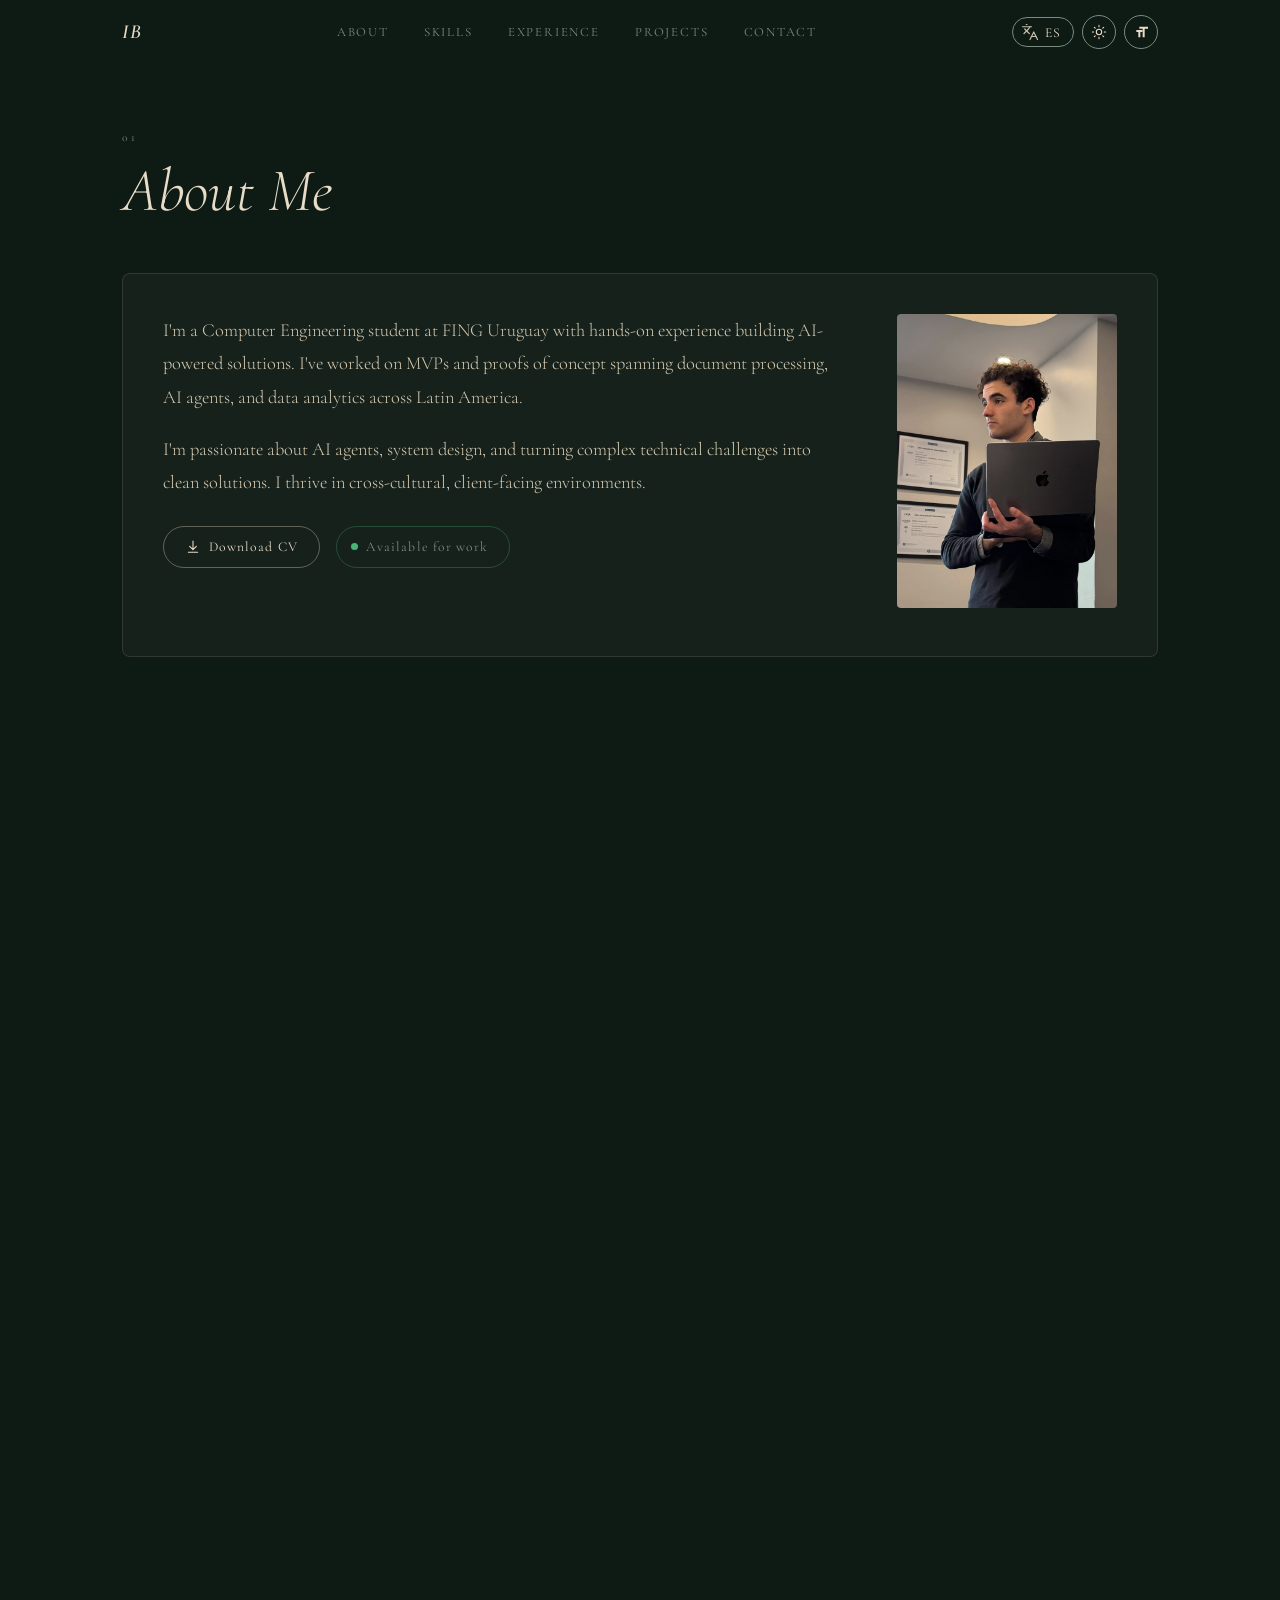
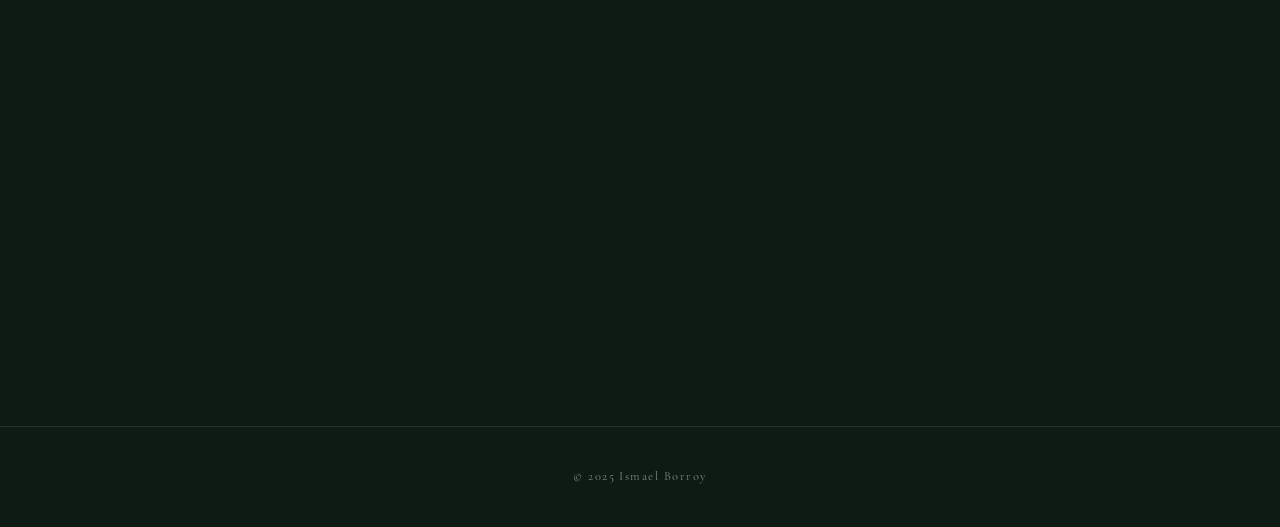
<file: pages/information.html>
<!DOCTYPE html>
<html lang="en">
  <head>
    <meta charset="UTF-8" />
    <meta name="viewport" content="width=device-width, initial-scale=1.0" />
    <title>Ismael Borroy — Portfolio</title>
    <link rel="icon" href="../assets/favicon.svg" type="image/svg+xml" />

    <!-- ── SEO ──────────────────────────────────────────────── -->
    <meta name="description" content="Ismael Borroy — AI Engineer and Computer Engineering student. Projects, skills and experience." />
    <link rel="canonical" href="https://ismaelborroy.github.io/my-portfolio/pages/information.html" />

    <!-- ── Open Graph (WhatsApp, Facebook, Slack…) ──────────── -->
    <meta property="og:type"        content="website" />
    <meta property="og:url"         content="https://ismaelborroy.github.io/my-portfolio/pages/information.html" />
    <meta property="og:title"       content="Ismael Borroy — Portfolio" />
    <meta property="og:description" content="AI Engineer and Computer Engineering student. Projects, skills and experience." />
    <meta property="og:image"       content="https://ismaelborroy.github.io/my-portfolio/assets/images/og-image.png" />
    <meta property="og:image:width"  content="1200" />
    <meta property="og:image:height" content="630" />
    <meta property="og:locale"      content="en_US" />

    <!-- ── Twitter / X card ─────────────────────────────────── -->
    <meta name="twitter:card"        content="summary_large_image" />
    <meta name="twitter:title"       content="Ismael Borroy — Portfolio" />
    <meta name="twitter:description" content="AI Engineer and Computer Engineering student. Projects, skills and experience." />
    <meta name="twitter:image"       content="https://ismaelborroy.github.io/my-portfolio/assets/images/og-image.png" />

    <link rel="stylesheet" href="../styles/global.css" />
    <link rel="stylesheet" href="../styles/index.css" />
  </head>
  <body class="is-loading">

    <!-- Scroll progress bar -->
    <div id="scroll-progress" aria-hidden="true"></div>

    <!-- ── Navigation ───────────────────────────────────────── -->
    <header class="nav" id="nav">
      <div class="nav__inner container">
        <a class="nav__logo" href="../index.html">IB</a>
        <nav class="nav__links" aria-label="Main navigation">
          <a href="#about"      data-i18n="nav_about">About</a>
          <a href="#skills"     data-i18n="nav_skills">Skills</a>
          <a href="#experience" data-i18n="nav_experience">Experience</a>
          <a href="#projects"   data-i18n="nav_projects">Projects</a>
          <a href="#contact"    data-i18n="nav_contact">Contact</a>
        </nav>
        <div class="nav__controls">
          <button class="lang-btn nav__lang" id="lang-toggle" aria-label="Switch language">
            <svg xmlns="http://www.w3.org/2000/svg" width="18" height="18" viewBox="0 0 24 24" fill="none" stroke="currentColor" stroke-width="1.6" stroke-linecap="round" stroke-linejoin="round">
              <path d="M5 8l6 6"/>
              <path d="M4 14l6-6 2-3"/>
              <path d="M2 5h12"/>
              <path d="M7 2h1"/>
              <path d="M22 22l-5-10-5 10"/>
              <path d="M14 18h6"/>
            </svg>
            <span data-i18n="lang_label">ES</span>
          </button>
          <button class="theme-btn nav__theme" id="theme-toggle" aria-label="Switch theme">
            <svg class="theme-btn__sun" xmlns="http://www.w3.org/2000/svg" width="16" height="16" viewBox="0 0 24 24" fill="none" stroke="currentColor" stroke-width="1.6" stroke-linecap="round" stroke-linejoin="round">
              <circle cx="12" cy="12" r="4"/>
              <path d="M12 2v2M12 20v2M4.93 4.93l1.41 1.41M17.66 17.66l1.41 1.41M2 12h2M20 12h2M4.93 19.07l1.41-1.41M17.66 6.34l1.41-1.41"/>
            </svg>
            <svg class="theme-btn__moon" xmlns="http://www.w3.org/2000/svg" width="16" height="16" viewBox="0 0 24 24" fill="none" stroke="currentColor" stroke-width="1.6" stroke-linecap="round" stroke-linejoin="round">
              <path d="M21 12.79A9 9 0 1 1 11.21 3 7 7 0 0 0 21 12.79z"/>
            </svg>
          </button>
          <button class="font-size-btn nav__font-size" id="font-size-toggle" aria-label="Cycle text size">
            <!-- Font-size icon — Simple Icons / custom accessibility glyph -->
            <svg xmlns="http://www.w3.org/2000/svg" width="16" height="16" viewBox="0 0 24 24" fill="currentColor" aria-hidden="true">
              <path d="M9.5 4v3h5V20h3V7h5V4h-13zm-4.5 8h3v8h3v-8h3V9h-9v3z"/>
            </svg>
          </button>
        </div>
      </div>
    </header>

    <!-- ── About ────────────────────────────────────────────── -->
    <section class="section" id="about">
      <div class="container reveal">
        <span class="section__label">01</span>
        <h2 class="section__title" data-i18n="about_title">About Me</h2>
        <div class="about__body">
          <div class="about__content">
            <p data-i18n="about_p1">I'm a Computer Engineering student at FING Uruguay with hands-on experience building AI-powered solutions. I've worked on MVPs and proofs of concept spanning document processing, AI agents, and data analytics across Latin America.</p>
            <p data-i18n="about_p2">I'm passionate about AI agents, system design, and turning complex technical challenges into clean, impactful solutions. I thrive in cross-cultural, client-facing environments.</p>
            <div class="about__actions">
              <a class="about__cv-btn" href="../assets/CV_Ismael_Borroy.pdf" download>
                <svg xmlns="http://www.w3.org/2000/svg" width="16" height="16" viewBox="0 0 24 24" fill="none" stroke="currentColor" stroke-width="1.6" stroke-linecap="round" stroke-linejoin="round" aria-hidden="true">
                  <path d="M12 3v13M7 11l5 5 5-5"/><path d="M5 20h14"/>
                </svg>
                <span data-i18n="cv_download">Download CV</span>
              </a>
              <span class="status-chip">
                <span class="status-chip__dot" aria-hidden="true"></span>
                <span data-i18n="status_chip">Available</span>
              </span>
            </div>
          </div>
          <div class="about__photo">
            <img src="../assets/images/photo_01.jpg" alt="Ismael Borroy" />
          </div>
        </div>
      </div>
    </section>

    <!-- ── Skills ───────────────────────────────────────────── -->
    <section class="section section--alt" id="skills">
      <div class="container reveal">
        <span class="section__label">02</span>
        <h2 class="section__title" data-i18n="skills_title">Skills</h2>
        <ul class="skills__grid">

          <!-- HTML5 — Simple Icons -->
          <li class="skill-card">
            <svg xmlns="http://www.w3.org/2000/svg" viewBox="0 0 24 24" fill="currentColor" aria-hidden="true">
              <path d="M1.5 0h21l-1.91 21.563L11.977 24l-8.564-2.438L1.5 0zm7.031 9.75l-.232-2.718 10.059.003.23-2.622L5.412 4.41l.698 8.01h9.126l-.326 3.426-2.91.804-2.955-.81-.188-2.11H6.248l.33 4.171L12 19.351l5.379-1.443.744-8.157H8.531z"/>
            </svg>
            <span>HTML &amp; CSS</span>
          </li>

          <!-- JavaScript — Simple Icons -->
          <li class="skill-card">
            <svg xmlns="http://www.w3.org/2000/svg" viewBox="0 0 24 24" fill="currentColor" aria-hidden="true">
              <path d="M0 0h24v24H0V0zm22.034 18.276c-.175-1.095-.888-2.015-3.003-2.873-.736-.345-1.554-.585-1.797-1.14-.091-.33-.105-.51-.046-.705.15-.646.915-.84 1.515-.66.39.12.75.42.976.9 1.034-.676 1.034-.676 1.755-1.125-.27-.42-.404-.601-.586-.78-.63-.705-1.469-1.065-2.834-1.034l-.705.089c-.676.165-1.32.525-1.71 1.005-1.14 1.291-.811 3.541.569 4.471 1.365 1.02 3.361 1.244 3.616 2.205.24 1.17-.87 1.545-1.966 1.41-.811-.18-1.26-.586-1.755-1.336l-1.83 1.051c.21.48.45.689.81 1.109 1.74 1.756 6.09 1.666 6.871-1.004.029-.09.24-.705.074-1.65l.046.067zm-8.983-7.245h-2.248c0 1.938-.009 3.864-.009 5.805 0 1.232.063 2.363-.138 2.711-.33.689-1.18.601-1.566.48-.396-.196-.597-.466-.83-.855-.063-.105-.11-.196-.127-.196l-1.825 1.125c.305.63.75 1.172 1.324 1.517.855.51 2.004.675 3.207.405.783-.226 1.458-.691 1.811-1.411.51-.93.402-2.07.397-3.346.012-2.054 0-4.109 0-6.179l.004-.056z"/>
            </svg>
            <span>JavaScript</span>
          </li>

          <!-- Python — Simple Icons -->
          <li class="skill-card">
            <svg xmlns="http://www.w3.org/2000/svg" viewBox="0 0 24 24" fill="currentColor" aria-hidden="true">
              <path d="M14.25.18l.9.2.73.26.59.3.45.32.34.34.25.34.16.33.1.3.04.26.02.2-.01.13V8.5l-.05.63-.13.55-.21.46-.26.38-.3.31-.33.25-.35.19-.35.14-.33.1-.3.07-.26.04-.21.02H8.77l-.69.05-.59.14-.5.22-.41.27-.33.32-.27.35-.2.36-.15.37-.1.35-.07.32-.04.27-.02.21v3.06H3.17l-.21-.03-.28-.07-.32-.12-.35-.18-.36-.26-.36-.36-.35-.46-.32-.59-.28-.73-.21-.88-.14-1.05-.05-1.23.06-1.22.16-1.04.24-.87.32-.71.36-.57.4-.44.42-.33.42-.24.4-.16.36-.1.32-.05.24-.01h.16l.06.01h8.16v-.83H6.18l-.01-2.75-.02-.37.05-.34.11-.31.17-.28.25-.26.31-.23.38-.2.44-.18.51-.15.58-.12.64-.1.71-.06.77-.04.84-.02 1.27.05zm-6.3 1.98l-.23.33-.08.41.08.41.23.34.33.22.41.09.41-.09.33-.22.23-.34.08-.41-.08-.41-.23-.33-.33-.22-.41-.09-.41.09zm13.09 3.95l.28.06.32.12.35.18.36.27.36.35.35.47.32.59.28.73.21.88.14 1.04.05 1.23-.06 1.23-.16 1.04-.24.86-.32.71-.36.57-.4.45-.42.33-.42.24-.4.16-.36.09-.32.05-.24.02-.16-.01h-8.22v.82h5.84l.01 2.76.02.36-.05.34-.11.31-.17.29-.25.25-.31.24-.38.2-.44.17-.51.15-.58.13-.64.09-.71.07-.77.04-.84.01-1.27-.04-1.07-.14-.9-.2-.73-.25-.59-.3-.45-.33-.34-.34-.25-.34-.16-.33-.1-.3-.04-.25-.02-.2.01-.13v-5.34l.05-.64.13-.54.21-.46.26-.38.3-.32.33-.24.35-.2.35-.14.33-.1.3-.06.26-.04.21-.02.13-.01h5.84l.69-.05.59-.14.5-.21.41-.28.33-.32.27-.35.2-.36.15-.36.1-.35.07-.32.04-.28.02-.21V6.07h2.09l.14.01zm-6.47 14.25l-.23.33-.08.41.08.41.23.33.33.23.41.08.41-.08.33-.23.23-.33.08-.41-.08-.41-.23-.33-.33-.23-.41-.08-.41.08z"/>
            </svg>
            <span>Python</span>
          </li>

          <!-- Java (OpenJDK) — Simple Icons -->
          <li class="skill-card">
            <svg xmlns="http://www.w3.org/2000/svg" viewBox="0 0 24 24" fill="currentColor" aria-hidden="true">
              <path d="M11.915 0 11.7.215C9.515 2.4 7.47 6.39 6.046 10.483c-1.064 1.024-3.633 2.81-3.711 3.551-.093.87 1.746 2.611 1.55 3.235-.198.625-1.304 1.408-1.014 1.939.1.188.823.011 1.277-.491a13.389 13.389 0 0 0-.017 2.14c.076.906.27 1.668.643 2.232.372.563.956.911 1.667.911.397 0 .727-.114 1.024-.264.298-.149.571-.33.91-.5.68-.34 1.634-.666 3.53-.604 1.903.062 2.872.39 3.559.704.687.314 1.15.664 1.925.664.767 0 1.395-.336 1.807-.9.412-.563.631-1.33.72-2.24.06-.623.055-1.32 0-2.066.454.45 1.117.604 1.213.424.29-.53-.816-1.314-1.013-1.937-.198-.624 1.642-2.366 1.549-3.236-.08-.748-2.707-2.568-3.748-3.586C16.428 6.374 14.308 2.394 12.13.215zm.175 6.038a2.95 2.95 0 0 1 2.943 2.942 2.95 2.95 0 0 1-2.943 2.943A2.95 2.95 0 0 1 9.148 8.98a2.95 2.95 0 0 1 2.942-2.942zM8.685 7.983a3.515 3.515 0 0 0-.145.997c0 1.951 1.6 3.55 3.55 3.55 1.95 0 3.55-1.598 3.55-3.55 0-.329-.046-.648-.132-.951.334.095.64.208.915.336a42.699 42.699 0 0 1 2.042 5.829c.678 2.545 1.01 4.92.846 6.607-.082.844-.29 1.51-.606 1.94-.315.431-.713.651-1.315.651-.593 0-.932-.27-1.673-.61-.741-.338-1.825-.694-3.792-.758-1.974-.064-3.073.293-3.821.669-.375.188-.659.373-.911.5s-.466.2-.752.2c-.53 0-.876-.209-1.16-.64-.285-.43-.474-1.101-.545-1.948-.141-1.693.176-4.069.823-6.614a43.155 43.155 0 0 1 1.934-5.783c.348-.167.749-.31 1.192-.425zm-3.382 4.362a.216.216 0 0 1 .13.031c-.166.56-.323 1.116-.463 1.665a33.849 33.849 0 0 0-.547 2.555 3.9 3.9 0 0 0-.2-.39c-.58-1.012-.914-1.642-1.16-2.08.315-.24 1.679-1.755 2.24-1.781zm13.394.01c.562.027 1.926 1.543 2.24 1.783-.246.438-.58 1.068-1.16 2.08a4.428 4.428 0 0 0-.163.309 32.354 32.354 0 0 0-.562-2.49 40.579 40.579 0 0 0-.482-1.652.216.216 0 0 1 .127-.03z"/>
            </svg>
            <span>Java</span>
          </li>

          <!-- React — Simple Icons -->
          <li class="skill-card">
            <svg xmlns="http://www.w3.org/2000/svg" viewBox="0 0 24 24" fill="currentColor" aria-hidden="true">
              <path d="M14.23 12.004a2.236 2.236 0 0 1-2.235 2.236 2.236 2.236 0 0 1-2.236-2.236 2.236 2.236 0 0 1 2.235-2.236 2.236 2.236 0 0 1 2.236 2.236zm2.648-10.69c-1.346 0-3.107.96-4.888 2.622-1.78-1.653-3.542-2.602-4.887-2.602-.41 0-.783.093-1.106.278-1.375.793-1.683 3.264-.973 6.365C1.98 8.917 0 10.42 0 12.004c0 1.59 1.99 3.097 5.043 4.03-.704 3.113-.39 5.588.988 6.38.32.187.69.275 1.102.275 1.345 0 3.107-.96 4.888-2.624 1.78 1.654 3.542 2.603 4.887 2.603.41 0 .783-.09 1.106-.275 1.374-.792 1.683-3.263.973-6.365C22.02 15.096 24 13.59 24 12.004c0-1.59-1.99-3.097-5.043-4.032.704-3.11.39-5.587-.988-6.38-.318-.184-.688-.277-1.092-.278zm-.005 1.09v.006c.225 0 .406.044.558.127.666.382.955 1.835.73 3.704-.054.46-.142.945-.25 1.44-.96-.236-2.006-.417-3.107-.534-.66-.905-1.345-1.727-2.035-2.447 1.592-1.48 3.087-2.292 4.105-2.295zm-9.77.02c1.012 0 2.514.808 4.11 2.28-.686.72-1.37 1.537-2.02 2.442-1.107.117-2.154.298-3.113.538-.112-.49-.195-.964-.254-1.42-.23-1.868.054-3.32.714-3.707.19-.09.4-.127.563-.132zm4.882 3.05c.455.468.91.992 1.36 1.564-.44-.02-.89-.034-1.345-.034-.46 0-.915.01-1.36.034.44-.572.895-1.096 1.345-1.565zM12 8.1c.74 0 1.477.034 2.202.093.406.582.802 1.203 1.183 1.86.372.64.71 1.29 1.018 1.946-.308.655-.646 1.31-1.013 1.95-.38.66-.773 1.288-1.18 1.87-.728.063-1.466.098-2.21.098-.74 0-1.477-.035-2.202-.093-.406-.582-.802-1.204-1.183-1.86-.372-.64-.71-1.29-1.018-1.946.303-.657.646-1.313 1.013-1.954.38-.66.773-1.286 1.18-1.868.728-.064 1.466-.098 2.21-.098zm-3.635.254c-.24.377-.48.763-.704 1.16-.225.39-.435.782-.635 1.174-.265-.656-.49-1.31-.676-1.947.64-.15 1.315-.283 2.015-.386zm7.26 0c.695.103 1.365.23 2.006.387-.18.632-.405 1.282-.66 1.933-.2-.39-.41-.783-.64-1.174-.225-.392-.465-.774-.705-1.146zm3.063.675c.484.15.944.317 1.375.498 1.732.74 2.852 1.708 2.852 2.476-.005.768-1.125 1.74-2.857 2.475-.42.18-.88.342-1.355.493-.28-.958-.646-1.956-1.1-2.98.45-1.017.81-2.01 1.085-2.964zm-13.395.004c.278.96.645 1.957 1.1 2.98-.45 1.017-.812 2.01-1.086 2.964-.484-.15-.944-.318-1.37-.5-1.732-.737-2.852-1.706-2.852-2.474 0-.768 1.12-1.742 2.852-2.476.42-.18.88-.342 1.356-.494zm11.678 4.28c.265.657.49 1.312.676 1.948-.64.157-1.316.29-2.016.39.24-.375.48-.762.705-1.158.225-.39.435-.788.636-1.18zm-9.945.02c.2.392.41.783.64 1.175.23.39.465.772.705 1.143-.695-.102-1.365-.23-2.006-.386.18-.63.406-1.282.66-1.933zM17.92 16.32c.112.493.2.968.254 1.423.23 1.868-.054 3.32-.714 3.708-.147.09-.338.128-.563.128-1.012 0-2.514-.807-4.11-2.28.686-.72 1.37-1.536 2.02-2.44 1.107-.118 2.154-.3 3.113-.54zm-11.83.01c.96.234 2.006.415 3.107.532.66.905 1.345 1.727 2.035 2.446-1.595 1.483-3.092 2.295-4.11 2.295-.22-.005-.406-.05-.553-.132-.666-.38-.955-1.834-.73-3.703.054-.46.142-.944.25-1.438zm4.56.64c.44.02.89.034 1.345.034.46 0 .915-.01 1.36-.034-.44.572-.895 1.095-1.345 1.565-.455-.47-.91-.993-1.36-1.565z"/>
            </svg>
            <span>React</span>
          </li>

          <!-- PostgreSQL — Simple Icons -->
          <li class="skill-card">
            <svg xmlns="http://www.w3.org/2000/svg" viewBox="0 0 24 24" fill="currentColor" aria-hidden="true">
              <path d="M23.5594 14.7228a.5269.5269 0 0 0-.0563-.1191c-.139-.2632-.4768-.3418-1.0074-.2321-1.6533.3411-2.2935.1312-2.5256-.0191 1.342-2.0482 2.445-4.522 3.0411-6.8297.2714-1.0507.7982-3.5237.1222-4.7316a1.5641 1.5641 0 0 0-.1509-.235C21.6931.9086 19.8007.0248 17.5099.0005c-1.4947-.0158-2.7705.3461-3.1161.4794a9.449 9.449 0 0 0-.5159-.0816 8.044 8.044 0 0 0-1.3114-.1278c-1.1822-.0184-2.2038.2642-3.0498.8406-.8573-.3211-4.7888-1.645-7.2219.0788C.9359 2.1526.3086 3.8733.4302 6.3043c.0409.818.5069 3.334 1.2423 5.7436.4598 1.5065.9387 2.7019 1.4334 3.582.553.9942 1.1259 1.5933 1.7143 1.7895.4474.1491 1.1327.1441 1.8581-.7279.8012-.9635 1.5903-1.8258 1.9446-2.2069.4351.2355.9064.3625 1.39.3772a.0569.0569 0 0 0 .0004.0041 11.0312 11.0312 0 0 0-.2472.3054c-.3389.4302-.4094.5197-1.5002.7443-.3102.064-1.1344.2339-1.1464.8115-.0025.1224.0329.2309.0919.3268.2269.4231.9216.6097 1.015.6331 1.3345.3335 2.5044.092 3.3714-.6787-.017 2.231.0775 4.4174.3454 5.0874.2212.5529.7618 1.9045 2.4692 1.9043.2505 0 .5263-.0291.8296-.0941 1.7819-.3821 2.5557-1.1696 2.855-2.9059.1503-.8707.4016-2.8753.5388-4.1012.0169-.0703.0357-.1207.057-.1362.0007-.0005.0697-.0471.4272.0307a.3673.3673 0 0 0 .0443.0068l.2539.0223.0149.001c.8468.0384 1.9114-.1426 2.5312-.4308.6438-.2988 1.8057-1.0323 1.5951-1.6698z"/>
            </svg>
            <span>SQL</span>
          </li>

          <!-- Git — Simple Icons -->
          <li class="skill-card">
            <svg xmlns="http://www.w3.org/2000/svg" viewBox="0 0 24 24" fill="currentColor" aria-hidden="true">
              <path d="M13.09 23.549a1.54 1.54 0 0 1-2.18 0L.451 13.089a1.54 1.54 0 0 1 0-2.179l7.191-7.19 2.733 2.733a1.85 1.85 0 0 0 .964 2.326v6.66a1.849 1.849 0 1 0 1.54 0V8.957l2.508 2.508a1.85 1.85 0 1 0 1.09-1.09l-2.634-2.634a1.85 1.85 0 0 0-2.378-2.377L8.73 2.63 10.91.451a1.54 1.54 0 0 1 2.179 0l10.459 10.46a1.54 1.54 0 0 1 0 2.179z"/>
            </svg>
            <span>Git</span>
          </li>

          <!-- Docker — Simple Icons -->
          <li class="skill-card">
            <svg xmlns="http://www.w3.org/2000/svg" viewBox="0 0 24 24" fill="currentColor" aria-hidden="true">
              <path d="M13.983 11.078h2.119a.186.186 0 00.186-.185V9.006a.186.186 0 00-.186-.186h-2.119a.185.185 0 00-.185.185v1.888c0 .102.083.185.185.185m-2.954-5.43h2.118a.186.186 0 00.186-.186V3.574a.186.186 0 00-.186-.185h-2.118a.185.185 0 00-.185.185v1.888c0 .102.082.185.185.185m0 2.716h2.118a.187.187 0 00.186-.186V6.29a.186.186 0 00-.186-.185h-2.118a.185.185 0 00-.185.185v1.887c0 .102.082.185.185.186m-2.93 0h2.12a.186.186 0 00.184-.186V6.29a.185.185 0 00-.185-.185H8.1a.185.185 0 00-.185.185v1.887c0 .102.083.185.185.186m-2.964 0h2.119a.186.186 0 00.185-.186V6.29a.185.185 0 00-.185-.185H5.136a.186.186 0 00-.186.185v1.887c0 .102.084.185.186.186m5.893 2.715h2.118a.186.186 0 00.186-.185V9.006a.186.186 0 00-.186-.186h-2.118a.185.185 0 00-.185.185v1.888c0 .102.082.185.185.185m-2.93 0h2.12a.185.185 0 00.184-.185V9.006a.185.185 0 00-.184-.186h-2.12a.185.185 0 00-.184.185v1.888c0 .102.083.185.185.185m-2.964 0h2.119a.185.185 0 00.185-.185V9.006a.185.185 0 00-.184-.186h-2.12a.186.186 0 00-.186.186v1.887c0 .102.084.185.186.185m-2.92 0h2.12a.185.185 0 00.184-.185V9.006a.185.185 0 00-.184-.186h-2.12a.185.185 0 00-.184.185v1.888c0 .102.082.185.185.185M23.763 9.89c-.065-.051-.672-.51-1.954-.51-.338.001-.676.03-1.01.087-.248-1.7-1.653-2.53-1.716-2.566l-.344-.199-.226.327c-.284.438-.49.922-.612 1.43-.23.97-.09 1.882.403 2.661-.595.332-1.55.413-1.744.42H.751a.751.751 0 00-.75.748 11.376 11.376 0 00.692 4.062c.545 1.428 1.355 2.48 2.41 3.124 1.18.723 3.1 1.137 5.275 1.137.983.003 1.963-.086 2.93-.266a12.248 12.248 0 003.823-1.389c.98-.567 1.86-1.288 2.61-2.136 1.252-1.418 1.998-2.997 2.553-4.4h.221c1.372 0 2.215-.549 2.68-1.009.309-.293.55-.65.707-1.046l.098-.288Z"/>
            </svg>
            <span>Docker</span>
          </li>

          <!-- FastAPI — Simple Icons -->
          <li class="skill-card">
            <svg xmlns="http://www.w3.org/2000/svg" viewBox="0 0 24 24" fill="currentColor" aria-hidden="true">
              <path d="M12 .0387C5.3729.0384.0003 5.3931 0 11.9988c-.001 6.6066 5.372 11.9628 12 11.9625 6.628.0003 12.001-5.3559 12-11.9625-.0003-6.6057-5.3729-11.9604-12-11.96m-.829 5.4153h7.55l-7.5805 5.3284h5.1828L5.279 18.5436q2.9466-6.5444 5.892-13.0896"/>
            </svg>
            <span>FastAPI</span>
          </li>

          <!-- IBM (Watsonx.ai) — Simple Icons -->
          <li class="skill-card">
            <svg xmlns="http://www.w3.org/2000/svg" viewBox="0 0 24 24" fill="currentColor" aria-hidden="true">
              <path d="M16.21 8.13l-.216-.624h-3.56v.624zm.413 1.19l-.216-.623h-3.973v.624zm2.65 7.147h3.107v-.624h-3.108zm0-1.192h3.107v-.623h-3.108zm0-1.19h1.864v-.624h-1.865zm0-1.191h1.864v-.624h-1.865zm0-1.191h1.864v-.624h-3.555l-.175.504-.175-.504h-3.555v.624h1.865v-.574l.2.574h3.33l.2-.574zm1.864-1.815h-3.142l-.217.624h3.359zm-7.46 3.006h1.865v-.624h-1.865zm0 1.19h1.865v-.623h-1.865zm-1.243 1.191h3.108v-.623h-3.108zm0 1.192h3.108v-.624h-3.108zm6.386-8.961l-.216.624h3.776v-.624zm-.629 1.815h4.19v-.624h-3.974zm-4.514 1.19h3.359l-.216-.623h-3.143zm2.482 2.383h2.496l.218-.624h-2.932zm.417 1.19h1.662l.218-.623h-2.098zm.416 1.191h.83l.218-.623h-1.266zm.414 1.192l.217-.624h-.432zm-12.433-.006l4.578.006c.622 0 1.18-.237 1.602-.624h-6.18zm4.86-3v.624h2.092c0-.216-.03-.425-.083-.624zm-3.616.624h1.865v-.624H6.217zm3.617-3.573h2.008c.053-.199.083-.408.083-.624H9.834zm-3.617 0h1.865v-.624H6.217zM9.55 7.507H4.973v.624h6.18a2.36 2.36 0 00-1.602-.624zm2.056 1.191H4.973v.624h6.884a2.382 2.382 0 00-.25-.624zm-5.39 2.382v.624h4.87c.207-.176.382-.387.519-.624zm4.87 1.191h-4.87v.624h5.389a2.39 2.39 0 00-.519-.624zm-6.114 3.006h6.634c.11-.193.196-.402.25-.624H4.973zM0 8.13h4.352v-.624H0zm0 1.191h4.352v-.624H0zm1.243 1.191h1.865v-.624H1.243zm0 1.191h1.865v-.624H1.243zm0 1.19h1.865v-.623H1.243zm0 1.192h1.865v-.624H1.243zM0 15.276h4.352v-.623H0zm0 1.192h4.352v-.624H0Z"/>
            </svg>
            <span>Watsonx.ai</span>
          </li>

          <!-- IBM (Watsonx Orchestrate) — Simple Icons -->
          <li class="skill-card">
            <svg xmlns="http://www.w3.org/2000/svg" viewBox="0 0 24 24" fill="currentColor" aria-hidden="true">
              <path d="M16.21 8.13l-.216-.624h-3.56v.624zm.413 1.19l-.216-.623h-3.973v.624zm2.65 7.147h3.107v-.624h-3.108zm0-1.192h3.107v-.623h-3.108zm0-1.19h1.864v-.624h-1.865zm0-1.191h1.864v-.624h-1.865zm0-1.191h1.864v-.624h-3.555l-.175.504-.175-.504h-3.555v.624h1.865v-.574l.2.574h3.33l.2-.574zm1.864-1.815h-3.142l-.217.624h3.359zm-7.46 3.006h1.865v-.624h-1.865zm0 1.19h1.865v-.623h-1.865zm-1.243 1.191h3.108v-.623h-3.108zm0 1.192h3.108v-.624h-3.108zm6.386-8.961l-.216.624h3.776v-.624zm-.629 1.815h4.19v-.624h-3.974zm-4.514 1.19h3.359l-.216-.623h-3.143zm2.482 2.383h2.496l.218-.624h-2.932zm.417 1.19h1.662l.218-.623h-2.098zm.416 1.191h.83l.218-.623h-1.266zm.414 1.192l.217-.624h-.432zm-12.433-.006l4.578.006c.622 0 1.18-.237 1.602-.624h-6.18zm4.86-3v.624h2.092c0-.216-.03-.425-.083-.624zm-3.616.624h1.865v-.624H6.217zm3.617-3.573h2.008c.053-.199.083-.408.083-.624H9.834zm-3.617 0h1.865v-.624H6.217zM9.55 7.507H4.973v.624h6.18a2.36 2.36 0 00-1.602-.624zm2.056 1.191H4.973v.624h6.884a2.382 2.382 0 00-.25-.624zm-5.39 2.382v.624h4.87c.207-.176.382-.387.519-.624zm4.87 1.191h-4.87v.624h5.389a2.39 2.39 0 00-.519-.624zm-6.114 3.006h6.634c.11-.193.196-.402.25-.624H4.973zM0 8.13h4.352v-.624H0zm0 1.191h4.352v-.624H0zm1.243 1.191h1.865v-.624H1.243zm0 1.191h1.865v-.624H1.243zm0 1.19h1.865v-.623H1.243zm0 1.192h1.865v-.624H1.243zM0 15.276h4.352v-.623H0zm0 1.192h4.352v-.624H0Z"/>
            </svg>
            <span>Watsonx Orchestrate</span>
          </li>

          <!-- IBM (Code Engine) — Simple Icons -->
          <li class="skill-card">
            <svg xmlns="http://www.w3.org/2000/svg" viewBox="0 0 24 24" fill="currentColor" aria-hidden="true">
              <path d="M16.21 8.13l-.216-.624h-3.56v.624zm.413 1.19l-.216-.623h-3.973v.624zm2.65 7.147h3.107v-.624h-3.108zm0-1.192h3.107v-.623h-3.108zm0-1.19h1.864v-.624h-1.865zm0-1.191h1.864v-.624h-1.865zm0-1.191h1.864v-.624h-3.555l-.175.504-.175-.504h-3.555v.624h1.865v-.574l.2.574h3.33l.2-.574zm1.864-1.815h-3.142l-.217.624h3.359zm-7.46 3.006h1.865v-.624h-1.865zm0 1.19h1.865v-.623h-1.865zm-1.243 1.191h3.108v-.623h-3.108zm0 1.192h3.108v-.624h-3.108zm6.386-8.961l-.216.624h3.776v-.624zm-.629 1.815h4.19v-.624h-3.974zm-4.514 1.19h3.359l-.216-.623h-3.143zm2.482 2.383h2.496l.218-.624h-2.932zm.417 1.19h1.662l.218-.623h-2.098zm.416 1.191h.83l.218-.623h-1.266zm.414 1.192l.217-.624h-.432zm-12.433-.006l4.578.006c.622 0 1.18-.237 1.602-.624h-6.18zm4.86-3v.624h2.092c0-.216-.03-.425-.083-.624zm-3.616.624h1.865v-.624H6.217zm3.617-3.573h2.008c.053-.199.083-.408.083-.624H9.834zm-3.617 0h1.865v-.624H6.217zM9.55 7.507H4.973v.624h6.18a2.36 2.36 0 00-1.602-.624zm2.056 1.191H4.973v.624h6.884a2.382 2.382 0 00-.25-.624zm-5.39 2.382v.624h4.87c.207-.176.382-.387.519-.624zm4.87 1.191h-4.87v.624h5.389a2.39 2.39 0 00-.519-.624zm-6.114 3.006h6.634c.11-.193.196-.402.25-.624H4.973zM0 8.13h4.352v-.624H0zm0 1.191h4.352v-.624H0zm1.243 1.191h1.865v-.624H1.243zm0 1.191h1.865v-.624H1.243zm0 1.19h1.865v-.623H1.243zm0 1.192h1.865v-.624H1.243zM0 15.276h4.352v-.623H0zm0 1.192h4.352v-.624H0Z"/>
            </svg>
            <span>IBM Code Engine</span>
          </li>

          <!-- OpenAI (LLMs) — Simple Icons -->
          <li class="skill-card">
            <svg xmlns="http://www.w3.org/2000/svg" viewBox="0 0 24 24" fill="currentColor" aria-hidden="true">
              <path d="M22.282 9.821a5.985 5.985 0 0 0-.516-4.91 6.046 6.046 0 0 0-6.51-2.9A6.065 6.065 0 0 0 4.981 4.18a5.985 5.985 0 0 0-3.998 2.9 6.046 6.046 0 0 0 .743 7.097 5.98 5.98 0 0 0 .51 4.911 6.051 6.051 0 0 0 6.515 2.9A5.985 5.985 0 0 0 13.26 24a6.056 6.056 0 0 0 5.772-4.206 5.99 5.99 0 0 0 3.997-2.9 6.056 6.056 0 0 0-.747-7.073zM13.26 22.43a4.476 4.476 0 0 1-2.876-1.04l.141-.081 4.779-2.758a.795.795 0 0 0 .392-.681v-6.737l2.02 1.168a.071.071 0 0 1 .038.052v5.583a4.504 4.504 0 0 1-4.494 4.494zM3.6 18.304a4.47 4.47 0 0 1-.535-3.014l.142.085 4.783 2.759a.771.771 0 0 0 .78 0l5.843-3.369v2.332a.08.08 0 0 1-.033.062L9.74 19.95a4.5 4.5 0 0 1-6.14-1.646zM2.34 7.896a4.485 4.485 0 0 1 2.366-1.973V11.6a.766.766 0 0 0 .388.677l5.815 3.355-2.02 1.168a.076.076 0 0 1-.071 0l-4.83-2.786A4.504 4.504 0 0 1 2.34 7.872zm16.597 3.855l-5.833-3.387L15.119 7.2a.076.076 0 0 1 .071 0l4.83 2.791a4.494 4.494 0 0 1-.676 8.105v-5.678a.79.79 0 0 0-.407-.667zm2.01-3.023l-.141-.085-4.774-2.782a.776.776 0 0 0-.785 0L9.409 9.23V6.897a.066.066 0 0 1 .028-.061l4.83-2.787a4.5 4.5 0 0 1 6.68 4.66zm-12.64 4.135l-2.02-1.164a.08.08 0 0 1-.038-.057V6.075a4.5 4.5 0 0 1 7.375-3.453l-.142.08L8.704 5.46a.795.795 0 0 0-.393.681zm1.097-2.365l2.602-1.5 2.607 1.5v2.999l-2.597 1.5-2.607-1.5z"/>
            </svg>
            <span>LLMs</span>
          </li>

          <!-- Hugging Face (AI Agents) — Simple Icons -->
          <li class="skill-card">
            <svg xmlns="http://www.w3.org/2000/svg" viewBox="0 0 24 24" fill="currentColor" aria-hidden="true">
              <path d="M8.21 10.93a.83.83 0 1 0 0-1.66.83.83 0 0 0 0 1.66Zm7.58 0a.83.83 0 1 0 0-1.66.83.83 0 0 0 0 1.66ZM12 2C6.48 2 2 6.48 2 12s4.48 10 10 10 10-4.48 10-10S17.52 2 12 2Zm0 18c-4.41 0-8-3.59-8-8s3.59-8 8-8 8 3.59 8 8-3.59 8-8 8Zm3.89-6.22c-.28 1.74-1.83 3.01-3.89 3.01s-3.61-1.27-3.89-3.01a.5.5 0 0 1 .5-.57h6.78a.5.5 0 0 1 .5.57Z"/>
            </svg>
            <span>AI Agents</span>
          </li>

          <!-- Blender — Simple Icons -->
          <li class="skill-card">
            <svg xmlns="http://www.w3.org/2000/svg" viewBox="0 0 24 24" fill="currentColor" aria-hidden="true">
              <path d="M12.51 13.214c.046-.8.438-1.506 1.03-2.006a3.424 3.424 0 0 1 2.212-.79c.85 0 1.631.3 2.211.79.592.5.983 1.206 1.028 2.005.045.823-.285 1.586-.865 2.153a3.389 3.389 0 0 1-2.374.938 3.393 3.393 0 0 1-2.376-.938c-.58-.567-.91-1.33-.865-2.152M7.35 14.831c.006.314.106.922.256 1.398a7.372 7.372 0 0 0 1.593 2.757 8.227 8.227 0 0 0 2.787 2.001 8.947 8.947 0 0 0 3.66.76 8.964 8.964 0 0 0 3.657-.772 8.285 8.285 0 0 0 2.785-2.01 7.428 7.428 0 0 0 1.592-2.762 6.964 6.964 0 0 0 .25-3.074 7.123 7.123 0 0 0-1.016-2.779 7.764 7.764 0 0 0-1.852-2.043h.002L13.566 2.55l-.02-.015c-.492-.378-1.319-.376-1.86.002-.547.382-.609 1.015-.123 1.415l-.001.001 3.126 2.543-9.53.01h-.013c-.788.001-1.545.518-1.695 1.172-.154.665.38 1.217 1.2 1.22V8.9l4.83-.01-8.62 6.617-.034.025c-.813.622-1.075 1.658-.563 2.313.52.667 1.625.668 2.447.004L7.414 14s-.069.52-.063.831zm12.09 1.741c-.97.988-2.326 1.548-3.795 1.55-1.47.004-2.827-.552-3.797-1.538a4.51 4.51 0 0 1-1.036-1.622 4.282 4.282 0 0 1 .282-3.519 4.702 4.702 0 0 1 1.153-1.371c.942-.768 2.141-1.183 3.396-1.185 1.256-.002 2.455.41 3.398 1.175.48.391.87.854 1.152 1.367a4.28 4.28 0 0 1 .522 1.706 4.236 4.236 0 0 1-.239 1.811 4.54 4.54 0 0 1-1.035 1.626"/>
            </svg>
            <span>Blender</span>
          </li>

        </ul>
      </div>
    </section>

    <!-- ── Experience ───────────────────────────────────────── -->
    <section class="section" id="experience">
      <div class="container reveal">
        <span class="section__label">03</span>
        <h2 class="section__title" data-i18n="exp_title">Experience</h2>
        <div class="timeline">

          <div class="timeline__item reveal">
            <div class="timeline__meta">
              <span class="timeline__period" data-i18n="exp_1_period">2025 – 2026</span>
            </div>
            <div class="timeline__body">
              <h3 class="timeline__role" data-i18n="exp_1_role">AI Engineer · IBM</h3>
              <p data-i18n="exp_1_desc">Building AI-powered MVPs and proofs of concept for enterprise clients across Latin America. Projects span document processing, AI agents, and data analytics using IBM watsonx technologies, Python, React, and cloud-native tools. Also delivered virtual and in-person bootcamps for clients on watsonx Orchestrate and IBM Bob.</p>
            </div>
          </div>

          <div class="timeline__item reveal">
            <div class="timeline__meta">
              <span class="timeline__period" data-i18n="exp_2_period">2022 – Present</span>
            </div>
            <div class="timeline__body">
              <h3 class="timeline__role" data-i18n="exp_2_role">Computer Engineering · FING Uruguay</h3>
              <p data-i18n="exp_2_desc">Studying Computer Engineering at the Faculty of Engineering of Uruguay (FING), building a strong foundation in software architecture, systems design, and problem solving.</p>
            </div>
          </div>

        </div>
      </div>
    </section>

    <!-- ── Projects ─────────────────────────────────────────── -->
    <section class="section section--alt" id="projects">
      <div class="container reveal">
        <span class="section__label">04</span>
        <h2 class="section__title" data-i18n="proj_title">Projects</h2>
        <div class="projects__grid">

          <div class="reveal">
            <article class="project-card">
              <div class="project-card__num">01</div>
              <h3 class="project-card__name" data-i18n="proj_1_name">RAG PDF Assistant</h3>
              <p class="project-card__desc" data-i18n="proj_1_desc">Full-stack RAG system built as an IBM entry project. Ingests a PDF, handles document chunking and retrieval logic, and exposes a conversational interface powered by an LLM with custom prompting. Containerised with Docker.</p>
              <ul class="project-card__tags">
                <li>Python</li>
                <li>Docker</li>
                <li>Watsonx.ai</li>
                <li>FastAPI</li>
                <li>React</li>
              </ul>
              <a class="project-card__link" href="#" data-i18n="proj_link">View →</a>
            </article>
          </div>

        </div>
      </div>
    </section>

    <!-- ── Contact ──────────────────────────────────────────── -->
    <section class="section" id="contact">
      <div class="container reveal">
        <span class="section__label">05</span>
        <h2 class="section__title" data-i18n="contact_title">Contact</h2>
        <p class="contact__intro" data-i18n="contact_intro">Have a project in mind? Let's talk.</p>
        <div class="contact__row">
          <a class="contact__link" href="mailto:ismaelborroy@gmail.com">
            <svg xmlns="http://www.w3.org/2000/svg" width="20" height="20" viewBox="0 0 24 24" fill="none" stroke="currentColor" stroke-width="1.6" stroke-linecap="round" stroke-linejoin="round" aria-hidden="true">
              <rect x="2" y="4" width="20" height="16" rx="2"/>
              <path d="M2 7l10 7 10-7"/>
            </svg>
            <span data-i18n="contact_email">ismaelborroy@gmail.com</span>
          </a>
          <button class="copy-btn" id="copy-email" aria-label="Copy email address">
            <!-- Clipboard icon -->
            <svg class="copy-btn__icon" xmlns="http://www.w3.org/2000/svg" width="16" height="16" viewBox="0 0 24 24" fill="none" stroke="currentColor" stroke-width="1.6" stroke-linecap="round" stroke-linejoin="round" aria-hidden="true">
              <rect x="9" y="9" width="13" height="13" rx="2"/>
              <path d="M5 15H4a2 2 0 0 1-2-2V4a2 2 0 0 1 2-2h9a2 2 0 0 1 2 2v1"/>
            </svg>
            <!-- Checkmark icon (shown on copy) -->
            <svg class="copy-btn__check" xmlns="http://www.w3.org/2000/svg" width="16" height="16" viewBox="0 0 24 24" fill="none" stroke="currentColor" stroke-width="1.6" stroke-linecap="round" stroke-linejoin="round" aria-hidden="true">
              <polyline points="20 6 9 17 4 12"/>
            </svg>
          </button>
        </div>
        <a class="contact__link" href="https://www.linkedin.com/in/ismaelborroymachado" target="_blank" rel="noopener noreferrer">
          <svg xmlns="http://www.w3.org/2000/svg" width="20" height="20" viewBox="0 0 24 24" fill="none" stroke="currentColor" stroke-width="1.6" stroke-linecap="round" stroke-linejoin="round" aria-hidden="true">
            <rect x="2" y="2" width="20" height="20" rx="4"/>
            <path d="M7 10v7"/>
            <circle cx="7" cy="7" r="1" fill="currentColor" stroke="none"/>
            <path d="M11 10v7m0-4a4 4 0 0 1 8 0v4"/>
          </svg>
          <span data-i18n="contact_linkedin">linkedin.com/in/ismaelborroymachado</span>
        </a>
      </div>
    </section>

    <!-- ── Footer ───────────────────────────────────────────── -->
    <footer class="footer">
      <div class="container">
        <span>© 2025 Ismael Borroy</span>
      </div>
    </footer>

    <div class="lang-wipe" id="lang-wipe"></div>

    <!-- Flash overlay for page transition -->
    <div class="flash-overlay" id="flash-overlay"></div>

    <!-- Mouse trail canvas -->
    <canvas id="trail-canvas" aria-hidden="true"></canvas>

    <script type="module" src="../js/index.js"></script>
  </body>
</html>
</file>
<file: styles/global.css>
@import url('https://fonts.googleapis.com/css2?family=Cormorant+Garamond:ital,wght@0,300;0,400;0,600;1,300;1,400&display=swap');

:root {
  --color-bg:      #0e1a14;
  --color-primary: #1e3a2f;
  --color-accent:  #e8dcc8;
  --color-text:    #d4c9b0;
  --color-muted:   #7a8c7e;
  --color-white:   #ffffff;

  --color-border:       rgba(232, 220, 200, 0.12);
  --color-border-hover: rgba(232, 220, 200, 0.35);
  --color-nav-scrolled: rgba(14, 26, 20, 0.92);
  --color-surface:      rgba(232, 220, 200, 0.04);

  --font-serif: 'Cormorant Garamond', Georgia, serif;

  --transition-base: 0.3s ease;

  /* HUD / font-size scale: 1 = default, 1.1 = medium, 1.25 = large */
  --hud-scale: 1;
}

/* ── Light theme ─────────────────────────────────────────── */
[data-theme="light"] {
  --color-bg:      #faf6ee;
  --color-primary: #f0e8d5;
  --color-accent:  #5c3d1e;
  --color-text:    #3b2a14;
  --color-muted:   #8c7355;
  --color-white:   #ffffff;

  --color-border:       rgba(92, 61, 30, 0.2);
  --color-border-hover: rgba(92, 61, 30, 0.45);
  --color-nav-scrolled: rgba(240, 232, 213, 0.95);
  --color-surface:      rgba(92, 61, 30, 0.05);
}

*, *::before, *::after {
  box-sizing: border-box;
  margin: 0;
  padding: 0;
}

html {
  scroll-behavior: smooth;
}

body {
  background-color: var(--color-bg);
  color: var(--color-text);
  font-family: var(--font-serif);
  line-height: 1.6;
  -webkit-font-smoothing: antialiased;
}

.container {
  width: 100%;
  max-width: 1100px;
  margin: 0 auto;
  padding: 0 2rem;
}

.visually-hidden {
  position: absolute;
  width: 1px;
  height: 1px;
  overflow: hidden;
  clip: rect(0 0 0 0);
  white-space: nowrap;
}

/* ── Top-right controls wrapper (index.html) ────────────── */
.top-controls {
  position: fixed;
  top: 1.5rem;
  right: 1.5rem;
  z-index: 100;
  display: flex;
  align-items: center;
  gap: 0.5rem;
}

/* ── Nav controls wrapper (information.html) ────────────── */
.nav__controls {
  display: flex;
  align-items: center;
  gap: 0.5rem;
}

/* ── Language toggle button (shared) ─────────────────────── */
.lang-btn {
  display: flex;
  align-items: center;
  gap: 6px;
  background: transparent;
  border: 1px solid var(--color-muted);
  border-radius: 20px;
  color: var(--color-accent);
  font-family: var(--font-serif);
  font-size: 0.85rem;
  letter-spacing: 0.08em;
  padding: 5px 12px 5px 8px;
  cursor: pointer;
  transition: border-color var(--transition-base), color var(--transition-base), background var(--transition-base);
}

.lang-btn:hover {
  border-color: var(--color-accent);
  color: var(--color-white);
}

.lang-btn svg {
  flex-shrink: 0;
  opacity: 0.85;
}

/* Keep nav lang btn static (not fixed) */
.nav__lang {
  position: static;
}

/* ── Theme toggle button ─────────────────────────────────── */
.theme-btn {
  display: flex;
  align-items: center;
  justify-content: center;
  width: 34px;
  height: 34px;
  background: transparent;
  border: 1px solid var(--color-muted);
  border-radius: 50%;
  color: var(--color-accent);
  cursor: pointer;
  transition: border-color var(--transition-base), color var(--transition-base), background var(--transition-base);
}

.theme-btn:hover {
  border-color: var(--color-accent);
}

/* In dark mode: show sun, hide moon */
.theme-btn__moon { display: none; }
.theme-btn__sun  { display: block; }

/* In light mode: show moon, hide sun */
[data-theme="light"] .theme-btn__sun  { display: none; }
[data-theme="light"] .theme-btn__moon { display: block; }

/* nav__theme keeps static positioning */
.nav__theme {
  position: static;
}

/* ── Body theme transition ───────────────────────────────── */
body {
  transition: background-color 0.4s ease, color 0.4s ease;
}

/* ── Language wipe overlay ───────────────────────────────── */
.lang-wipe {
  position: fixed;
  inset: 0;
  z-index: 200;
  background: var(--color-bg);
  transform: translateX(100%);
  pointer-events: none;
}

.lang-wipe.enter {
  transform: translateX(0);
  transition: transform 0.18s cubic-bezier(0.4, 0, 0.2, 1);
}

.lang-wipe.exit {
  transform: translateX(-100%);
  transition: transform 0.18s cubic-bezier(0.4, 0, 0.2, 1);
}

/* ── Flash overlay (shared across pages) ────────────────── */
.flash-overlay {
  position: fixed;
  inset: 0;
  z-index: 10;
  background: var(--color-bg);
  opacity: 0;
  pointer-events: none;
  transition: opacity 0.55s ease;
}

.flash-overlay.active {
  opacity: 1;
  pointer-events: all;
}

/* ── HUD font-size scaling ───────────────────────────────── */
[data-hud="1"] { --hud-scale: 1;    }
[data-hud="2"] { --hud-scale: 1.25;  }

html {
  font-size: calc(16px * var(--hud-scale));
}

/* ── Font-size toggle button ─────────────────────────────── */
.font-size-btn {
  display: flex;
  align-items: center;
  justify-content: center;
  width: 34px;
  height: 34px;
  background: transparent;
  border: 1px solid var(--color-muted);
  border-radius: 50%;
  color: var(--color-accent);
  cursor: pointer;
  transition: border-color var(--transition-base), color var(--transition-base), background var(--transition-base);
  position: static;
}

.font-size-btn:hover {
  border-color: var(--color-accent);
}

/* Active (non-default) state: filled indicator */
[data-hud="2"] .font-size-btn,
[data-hud="3"] .font-size-btn {
  border-color: var(--color-accent);
}

/* ── Mouse trail canvas (shared across pages) ────────────── */
#trail-canvas {
  position: fixed;
  inset: 0;
  z-index: 3;
  pointer-events: none;
  width: 100vw;
  height: 100vh;
}
</file>
<file: styles/index.css>
/* ── Body fade-in on load ────────────────────────────────── */
body.is-loading {
  opacity: 0;
}

body {
  transition: opacity 0.6s ease;
}

/* ── Scroll progress bar ─────────────────────────────────── */
#scroll-progress {
  position: fixed;
  top: 0;
  left: 0;
  height: 2px;
  width: 0%;
  background: var(--color-accent);
  z-index: 200;
  transition: width 0.08s linear;
  pointer-events: none;
}

/* ── Navigation ─────────────────────────────────────────── */
.nav {
  position: fixed;
  top: 0;
  left: 0;
  right: 0;
  z-index: 100;
  padding: 0;
  transition: background var(--transition-base), box-shadow var(--transition-base);
}

.nav.scrolled {
  background: var(--color-nav-scrolled);
  backdrop-filter: blur(10px);
  box-shadow: 0 1px 0 var(--color-border);
}

.nav__inner {
  display: flex;
  align-items: center;
  justify-content: space-between;
  height: 64px;
}

.nav__logo {
  font-family: var(--font-serif);
  font-size: 1.25rem;
  font-weight: 600;
  font-style: italic;
  color: var(--color-accent);
  text-decoration: none;
  letter-spacing: 0.05em;
  transition: opacity var(--transition-base);
}

.nav__logo:hover {
  opacity: 0.7;
}

.nav__links {
  display: flex;
  gap: 2.2rem;
  list-style: none;
}

.nav__links a {
  font-size: 0.8rem;
  letter-spacing: 0.14em;
  text-transform: uppercase;
  color: var(--color-muted);
  text-decoration: none;
  transition: color var(--transition-base);
}

.nav__links a:hover {
  color: var(--color-accent);
}

/* Override fixed positioning for nav lang btn */
.nav__lang {
  position: static;
}

/* ── Sections ────────────────────────────────────────────── */
.section {
  padding: 8rem 0;
}

.section--alt {
  background: none;
}

.section__label {
  display: block;
  font-size: 0.72rem;
  letter-spacing: 0.28em;
  text-transform: uppercase;
  color: var(--color-muted);
  margin-bottom: 0.75rem;
}

.section__title {
  font-size: clamp(2.2rem, 5vw, 3.8rem);
  font-weight: 300;
  font-style: italic;
  color: var(--color-accent);
  line-height: 1.1;
  margin-bottom: 3rem;
}

/* ── About ───────────────────────────────────────────────── */
.about__body {
  display: flex;
  align-items: flex-start;
  gap: 3.5rem;
  background: var(--color-surface);
  border: 1px solid var(--color-border);
  border-radius: 8px;
  padding: 2.5rem;
}

.about__content {
  flex: 1;
  display: flex;
  flex-direction: column;
  gap: 1.2rem;
}

/* ── Status chip ─────────────────────────────────────────── */
.status-chip {
  display: inline-flex;
  align-items: center;
  gap: 0.5rem;
  padding: 0.55rem 1.3rem 0.55rem 0.9rem;
  border: 1px solid rgba(74, 180, 120, 0.3);
  border-radius: 100px;
  font-family: var(--font-serif);
  font-size: 0.85rem;
  letter-spacing: 0.08em;
  color: var(--color-muted);
}

.status-chip__dot {
  width: 7px;
  height: 7px;
  border-radius: 50%;
  background: #4ab478;
  flex-shrink: 0;
  animation: pulse-dot 2s ease-in-out infinite;
}

@keyframes pulse-dot {
  0%, 100% { opacity: 1;   transform: scale(1); }
  50%       { opacity: 0.4; transform: scale(0.75); }
}

.about__actions {
  display: flex;
  align-items: center;
  gap: 1rem;
  flex-wrap: wrap;
  margin-top: 0.5rem;
}

.about__cv-btn {
  display: inline-flex;
  align-items: center;
  gap: 0.5rem;
  padding: 0.55rem 1.3rem;
  border: 1px solid var(--color-border-hover);
  border-radius: 100px;
  font-family: var(--font-serif);
  font-size: 0.85rem;
  letter-spacing: 0.08em;
  color: var(--color-accent);
  text-decoration: none;
  align-self: flex-start;
  transition: background var(--transition-base), border-color var(--transition-base), color var(--transition-base);
}

.about__cv-btn:hover {
  background: rgba(232, 220, 200, 0.08);
  border-color: var(--color-accent);
}

.about__content p {
  font-size: 1.15rem;
  font-weight: 300;
  color: var(--color-text);
  line-height: 1.8;
}

.about__photo {
  flex-shrink: 0;
  width: 220px;
}

.about__photo img {
  width: 100%;
  aspect-ratio: 3 / 4;
  object-fit: cover;
  object-position: center top;
  border-radius: 4px;
  filter: grayscale(30%);
}

@media (max-width: 700px) {
  .about__body {
    flex-direction: column-reverse;
    gap: 2rem;
  }

  .about__photo {
    width: 100%;
    max-width: 280px;
  }
}

/* ── Skills ──────────────────────────────────────────────── */
.skills__grid {
  display: grid;
  grid-template-columns: repeat(auto-fill, minmax(130px, 1fr));
  gap: 1rem;
  list-style: none;
}

.skill-card {
  display: flex;
  flex-direction: column;
  align-items: center;
  gap: 0.75rem;
  padding: 1.5rem 1rem;
  border: 1px solid var(--color-border);
  border-radius: 8px;
  color: var(--color-muted);
  transition: border-color var(--transition-base), color var(--transition-base), transform var(--transition-base);
  cursor: default;
}

.skill-card:hover {
  border-color: var(--color-border-hover);
  color: var(--color-accent);
  transform: translateY(-3px);
}

.skill-card svg {
  width: 28px;
  height: 28px;
  flex-shrink: 0;
  opacity: 0.7;
  transition: opacity var(--transition-base);
}

.skill-card:hover svg {
  opacity: 1;
}

.skill-card span {
  font-size: 0.78rem;
  letter-spacing: 0.07em;
  text-align: center;
  line-height: 1.3;
}

/* ── Timeline (Experience) ───────────────────────────────── */
.timeline {
  display: flex;
  flex-direction: column;
  gap: 3rem;
  border-left: 1px solid var(--color-border);
  padding-left: 2rem;
}

.timeline__item {
  display: grid;
  grid-template-columns: 140px 1fr;
  gap: 1.5rem;
}

.timeline__period {
  font-size: 0.78rem;
  letter-spacing: 0.1em;
  color: var(--color-muted);
  padding-top: 0.2rem;
}

.timeline__role {
  font-size: 1.1rem;
  font-weight: 400;
  color: var(--color-accent);
  margin-bottom: 0.6rem;
}

.timeline__body p {
  font-size: 1rem;
  font-weight: 300;
  color: var(--color-text);
  line-height: 1.75;
}

/* ── Projects ────────────────────────────────────────────── */
.projects__grid {
  display: grid;
  grid-template-columns: repeat(auto-fill, minmax(300px, 1fr));
  gap: 1.5rem;
}

.project-card {
  border: 1px solid var(--color-border);
  border-radius: 6px;
  padding: 2rem;
  display: flex;
  flex-direction: column;
  gap: 0.8rem;
  background: var(--color-surface);
  transition: border-color var(--transition-base), transform var(--transition-base);
}

.project-card:hover {
  border-color: var(--color-border-hover);
  transform: translateY(-3px);
}

.project-card__num {
  font-size: 0.7rem;
  letter-spacing: 0.22em;
  color: var(--color-muted);
}

.project-card__name {
  font-size: 1.3rem;
  font-weight: 400;
  font-style: italic;
  color: var(--color-accent);
  line-height: 1.2;
}

.project-card__desc {
  font-size: 0.95rem;
  font-weight: 300;
  color: var(--color-text);
  line-height: 1.7;
  flex: 1;
}

.project-card__tags {
  display: flex;
  flex-wrap: wrap;
  gap: 0.4rem;
  list-style: none;
  margin-top: 0.2rem;
}

.project-card__tags li {
  font-size: 0.7rem;
  letter-spacing: 0.07em;
  padding: 0.2rem 0.65rem;
  border: 1px solid var(--color-border);
  border-radius: 100px;
  color: var(--color-muted);
}

.project-card__link {
  font-size: 0.8rem;
  letter-spacing: 0.12em;
  text-transform: uppercase;
  color: var(--color-muted);
  text-decoration: none;
  transition: color var(--transition-base);
  align-self: flex-start;
  margin-top: 0.5rem;
}

.project-card__link:hover {
  color: var(--color-accent);
}

/* ── Contact ─────────────────────────────────────────────── */
.contact__intro {
  font-size: 1.2rem;
  font-weight: 300;
  color: var(--color-text);
  margin-bottom: 1.5rem;
}

.contact__link {
  display: flex;
  align-items: center;
  gap: 0.65rem;
  font-size: clamp(1.1rem, 2.5vw, 1.8rem);
  font-style: italic;
  color: var(--color-accent);
  text-decoration: none;
  border-bottom: 1px solid var(--color-border-hover);
  padding-bottom: 6px;
  margin-bottom: 1.2rem;
  width: fit-content;
  transition: border-color var(--transition-base), opacity var(--transition-base);
}

.contact__link:hover {
  border-color: var(--color-accent);
  opacity: 0.75;
}

.contact__link svg {
  flex-shrink: 0;
  opacity: 0.85;
}

/* ── Copy email button ───────────────────────────────────── */
.contact__row {
  display: flex;
  align-items: center;
  gap: 0.6rem;
  margin-bottom: 1.2rem;
}

.contact__row .contact__link {
  margin-bottom: 0;
}

.copy-btn {
  display: flex;
  align-items: center;
  justify-content: center;
  width: 32px;
  height: 32px;
  background: transparent;
  border: 1px solid var(--color-border-hover);
  border-radius: 6px;
  color: var(--color-muted);
  cursor: pointer;
  flex-shrink: 0;
  transition: border-color var(--transition-base), color var(--transition-base);
}

.copy-btn:hover {
  border-color: var(--color-accent);
  color: var(--color-accent);
}

.copy-btn__check {
  display: none;
}

.copy-btn.copied {
  border-color: var(--color-accent);
  color: var(--color-accent);
}

.copy-btn.copied .copy-btn__icon  { display: none; }
.copy-btn.copied .copy-btn__check { display: block; }

/* ── Footer ──────────────────────────────────────────────── */
.footer {
  padding: 2.5rem 0;
  border-top: 1px solid var(--color-border);
}

.footer .container {
  display: flex;
  justify-content: center;
}

.footer span {
  font-size: 0.78rem;
  letter-spacing: 0.12em;
  color: var(--color-muted);
}

/* ── Scroll reveal — pure fade, no movement ─────────────── */
.reveal {
  opacity: 0;
  transition: opacity 0.9s cubic-bezier(0.22, 1, 0.36, 1);
}

.reveal.visible {
  opacity: 1;
}

/* Stagger children inside a revealed grid */
.projects__grid .reveal:nth-child(2) { transition-delay: 0.1s; }
.projects__grid .reveal:nth-child(3) { transition-delay: 0.2s; }
.timeline .reveal:nth-child(2)       { transition-delay: 0.12s; }

/* ── Nav scroll shadow trigger (JS adds .scrolled) ──────── */

/* ── Responsive ──────────────────────────────────────────── */
@media (max-width: 700px) {
  .nav__links {
    display: none;
  }

  .timeline__item {
    grid-template-columns: 1fr;
    gap: 0.4rem;
  }

  .section {
    padding: 5rem 0;
  }
}
</file>
